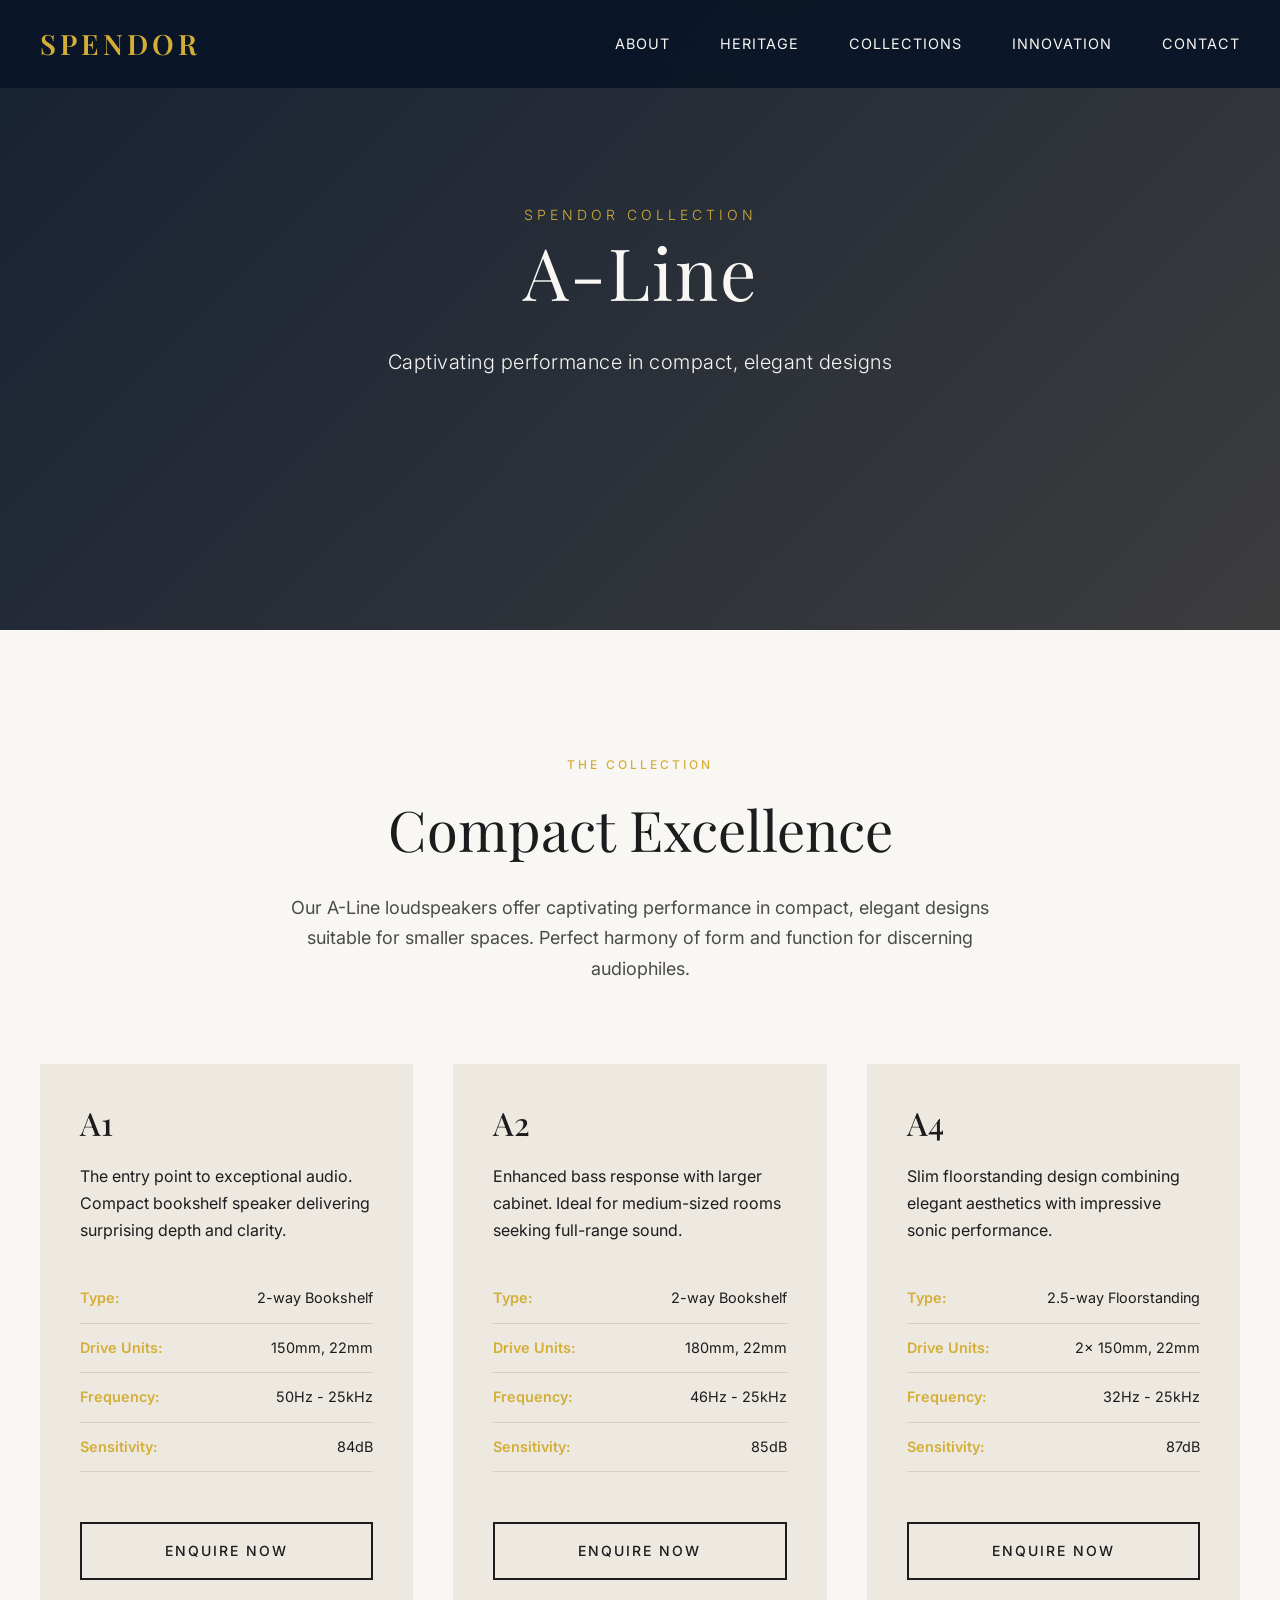
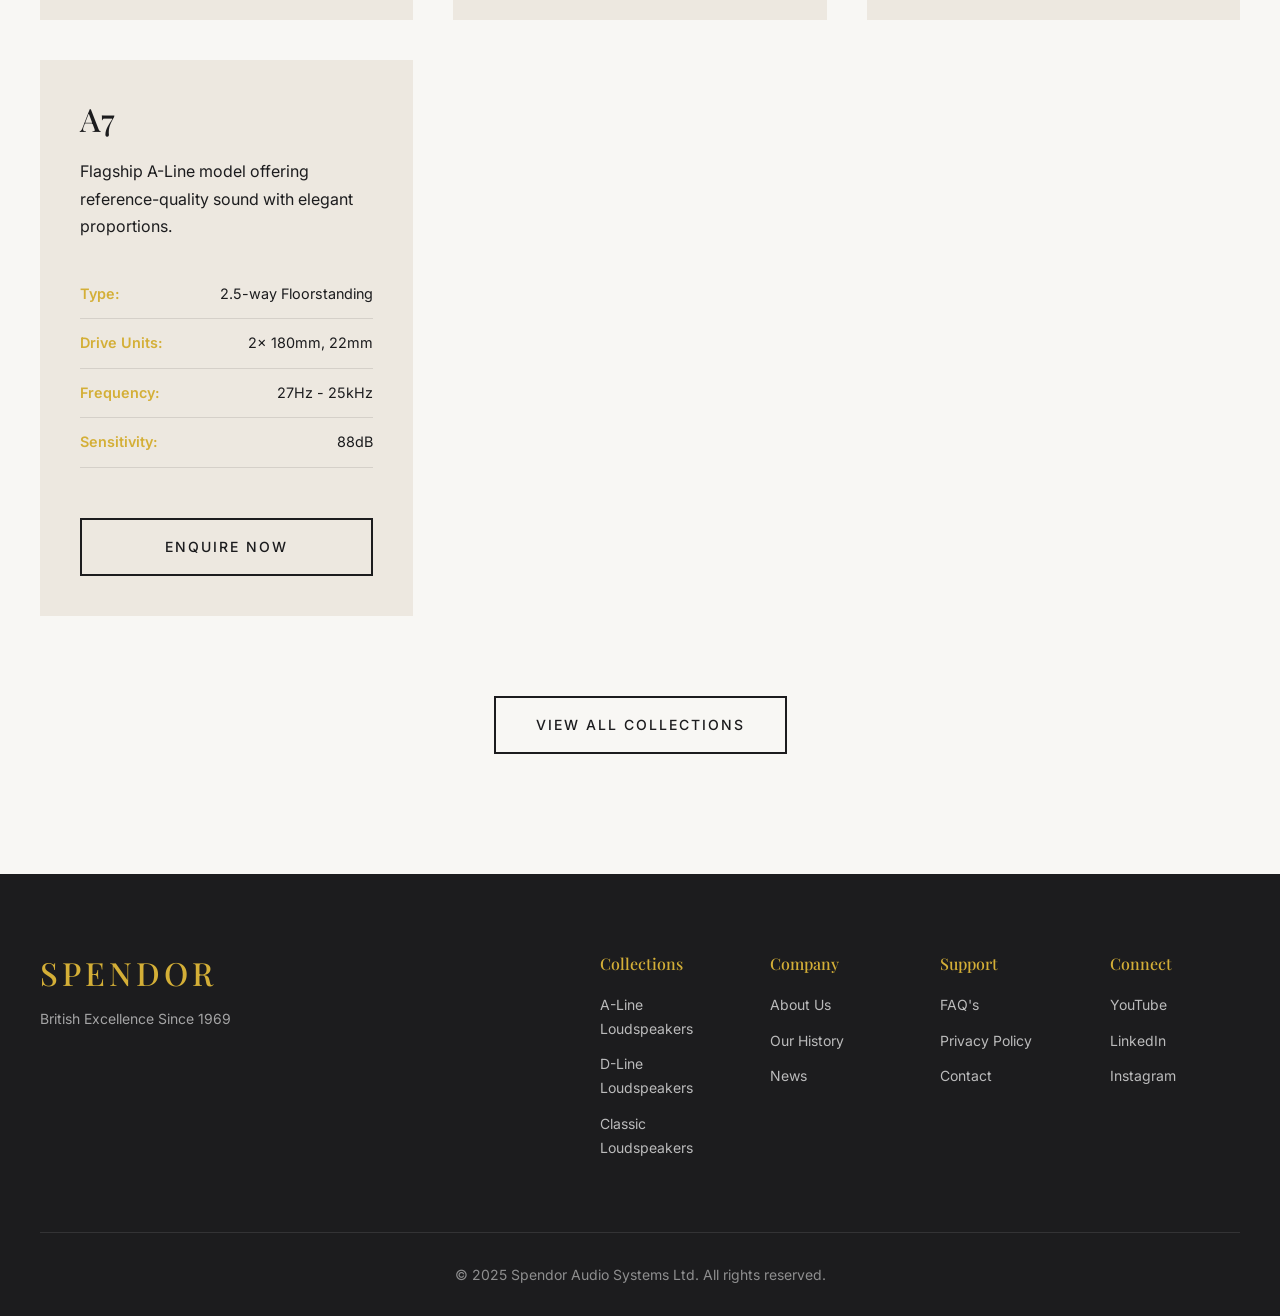
<file: a-line.html>
<!DOCTYPE html>
<html lang="en">
<head>
    <meta charset="UTF-8">
    <meta name="viewport" content="width=device-width, initial-scale=1.0">
    <title>A-Line Collection - Spendor Audio</title>
    <link rel="stylesheet" href="styles.css">
    <link rel="preconnect" href="https://fonts.googleapis.com">
    <link rel="preconnect" href="https://fonts.gstatic.com" crossorigin>
    <link href="https://fonts.googleapis.com/css2?family=Playfair+Display:wght@400;500;600;700;800;900&family=Futura:wght@300;400;500;600&family=Inter:wght@300;400;500;600&display=swap" rel="stylesheet">
    <style>
        .product-hero {
            height: 70vh;
            background: linear-gradient(135deg, rgba(10, 22, 40, 0.95) 0%, rgba(28, 28, 30, 0.85) 100%);
            display: flex;
            align-items: center;
            justify-content: center;
            text-align: center;
            color: var(--off-white);
        }
        
        .product-grid-section {
            display: grid;
            grid-template-columns: repeat(auto-fit, minmax(350px, 1fr));
            gap: 40px;
            margin-top: 60px;
        }
        
        .product-item {
            background: var(--cream);
            padding: 40px;
            transition: var(--transition-fast);
        }
        
        .product-item:hover {
            transform: translateY(-10px);
            box-shadow: 0 20px 40px rgba(0, 0, 0, 0.15);
        }
        
        .product-item h3 {
            font-size: 2rem;
            margin-bottom: 20px;
            color: var(--charcoal);
        }
        
        .product-specs {
            list-style: none;
            margin: 30px 0;
        }
        
        .product-specs li {
            padding: 12px 0;
            border-bottom: 1px solid rgba(0, 0, 0, 0.1);
            display: flex;
            justify-content: space-between;
            font-size: 0.9rem;
        }
        
        .spec-label {
            font-weight: 600;
            color: var(--primary-gold);
        }
    </style>
</head>
<body>
    <!-- Navigation -->
    <nav class="navbar" id="navbar">
        <div class="nav-container">
            <div class="logo">
                <a href="index.html">SPENDOR</a>
            </div>
            <div class="nav-links">
                <a href="index.html#about" class="nav-link">About</a>
                <a href="index.html#history" class="nav-link">Heritage</a>
                <a href="index.html#products" class="nav-link">Collections</a>
                <a href="index.html#innovation" class="nav-link">Innovation</a>
                <a href="index.html#contact" class="nav-link">Contact</a>
            </div>
            <div class="hamburger" id="hamburger">
                <span></span>
                <span></span>
                <span></span>
            </div>
        </div>
    </nav>

    <!-- Product Hero -->
    <section class="product-hero">
        <div class="hero-content">
            <span class="hero-subtitle">Spendor Collection</span>
            <h1 class="hero-main" style="font-size: 4.5rem;">A-Line</h1>
            <p class="hero-description">Captivating performance in compact, elegant designs</p>
        </div>
    </section>

    <!-- Product Details -->
    <section class="section">
        <div class="container">
            <div class="section-header centered">
                <span class="section-label">The Collection</span>
                <h2 class="section-title">Compact Excellence</h2>
                <p class="section-description">Our A-Line loudspeakers offer captivating performance in compact, elegant designs suitable for smaller spaces. Perfect harmony of form and function for discerning audiophiles.</p>
            </div>

            <div class="product-grid-section">
                <!-- A1 -->
                <div class="product-item">
                    <h3>A1</h3>
                    <p>The entry point to exceptional audio. Compact bookshelf speaker delivering surprising depth and clarity.</p>
                    <ul class="product-specs">
                        <li><span class="spec-label">Type:</span> <span>2-way Bookshelf</span></li>
                        <li><span class="spec-label">Drive Units:</span> <span>150mm, 22mm</span></li>
                        <li><span class="spec-label">Frequency:</span> <span>50Hz - 25kHz</span></li>
                        <li><span class="spec-label">Sensitivity:</span> <span>84dB</span></li>
                    </ul>
                    <a href="index.html#contact" class="secondary-button" style="width: 100%; text-align: center; margin-top: 20px;">Enquire Now</a>
                </div>

                <!-- A2 -->
                <div class="product-item">
                    <h3>A2</h3>
                    <p>Enhanced bass response with larger cabinet. Ideal for medium-sized rooms seeking full-range sound.</p>
                    <ul class="product-specs">
                        <li><span class="spec-label">Type:</span> <span>2-way Bookshelf</span></li>
                        <li><span class="spec-label">Drive Units:</span> <span>180mm, 22mm</span></li>
                        <li><span class="spec-label">Frequency:</span> <span>46Hz - 25kHz</span></li>
                        <li><span class="spec-label">Sensitivity:</span> <span>85dB</span></li>
                    </ul>
                    <a href="index.html#contact" class="secondary-button" style="width: 100%; text-align: center; margin-top: 20px;">Enquire Now</a>
                </div>

                <!-- A4 -->
                <div class="product-item">
                    <h3>A4</h3>
                    <p>Slim floorstanding design combining elegant aesthetics with impressive sonic performance.</p>
                    <ul class="product-specs">
                        <li><span class="spec-label">Type:</span> <span>2.5-way Floorstanding</span></li>
                        <li><span class="spec-label">Drive Units:</span> <span>2x 150mm, 22mm</span></li>
                        <li><span class="spec-label">Frequency:</span> <span>32Hz - 25kHz</span></li>
                        <li><span class="spec-label">Sensitivity:</span> <span>87dB</span></li>
                    </ul>
                    <a href="index.html#contact" class="secondary-button" style="width: 100%; text-align: center; margin-top: 20px;">Enquire Now</a>
                </div>

                <!-- A7 -->
                <div class="product-item">
                    <h3>A7</h3>
                    <p>Flagship A-Line model offering reference-quality sound with elegant proportions.</p>
                    <ul class="product-specs">
                        <li><span class="spec-label">Type:</span> <span>2.5-way Floorstanding</span></li>
                        <li><span class="spec-label">Drive Units:</span> <span>2x 180mm, 22mm</span></li>
                        <li><span class="spec-label">Frequency:</span> <span>27Hz - 25kHz</span></li>
                        <li><span class="spec-label">Sensitivity:</span> <span>88dB</span></li>
                    </ul>
                    <a href="index.html#contact" class="secondary-button" style="width: 100%; text-align: center; margin-top: 20px;">Enquire Now</a>
                </div>
            </div>

            <div class="cta-section" style="margin-top: 80px;">
                <a href="index.html#products" class="secondary-button">View All Collections</a>
            </div>
        </div>
    </section>

    <!-- Footer -->
    <footer class="footer">
        <div class="container">
            <div class="footer-content">
                <div class="footer-brand">
                    <h3>SPENDOR</h3>
                    <p>British Excellence Since 1969</p>
                </div>
                <div class="footer-links">
                    <div class="footer-column">
                        <h4>Collections</h4>
                        <a href="a-line.html">A-Line Loudspeakers</a>
                        <a href="d-line.html">D-Line Loudspeakers</a>
                        <a href="classic.html">Classic Loudspeakers</a>
                    </div>
                    <div class="footer-column">
                        <h4>Company</h4>
                        <a href="index.html#about">About Us</a>
                        <a href="index.html#history">Our History</a>
                        <a href="#">News</a>
                    </div>
                    <div class="footer-column">
                        <h4>Support</h4>
                        <a href="faq.html">FAQ's</a>
                        <a href="#">Privacy Policy</a>
                        <a href="index.html#contact">Contact</a>
                    </div>
                    <div class="footer-column">
                        <h4>Connect</h4>
                        <a href="https://www.youtube.com/@spendor9405" target="_blank">YouTube</a>
                        <a href="https://www.linkedin.com/company/spendor/" target="_blank">LinkedIn</a>
                        <a href="https://www.instagram.com/spendoraudio/" target="_blank">Instagram</a>
                    </div>
                </div>
            </div>
            <div class="footer-bottom">
                <p>&copy; 2025 Spendor Audio Systems Ltd. All rights reserved.</p>
            </div>
        </div>
    </footer>

    <script src="script.js"></script>
</body>
</html>
</file>
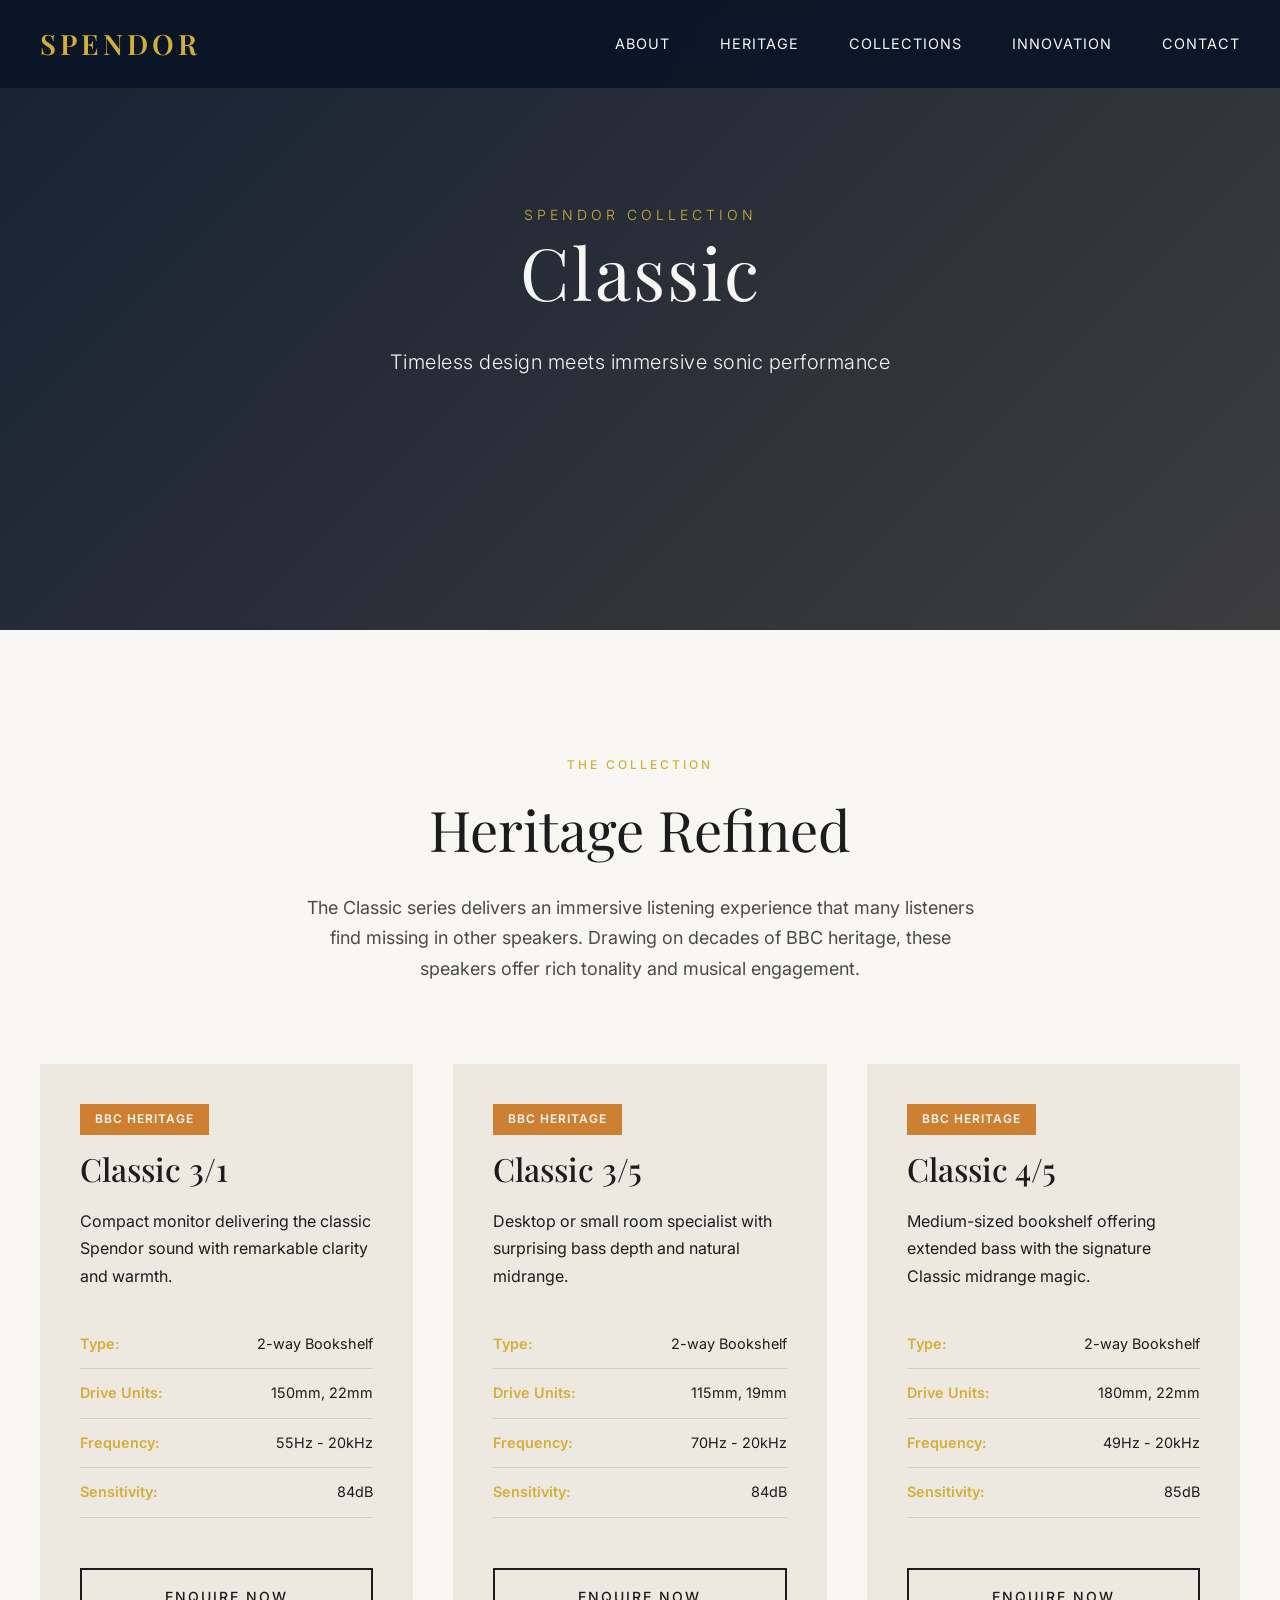
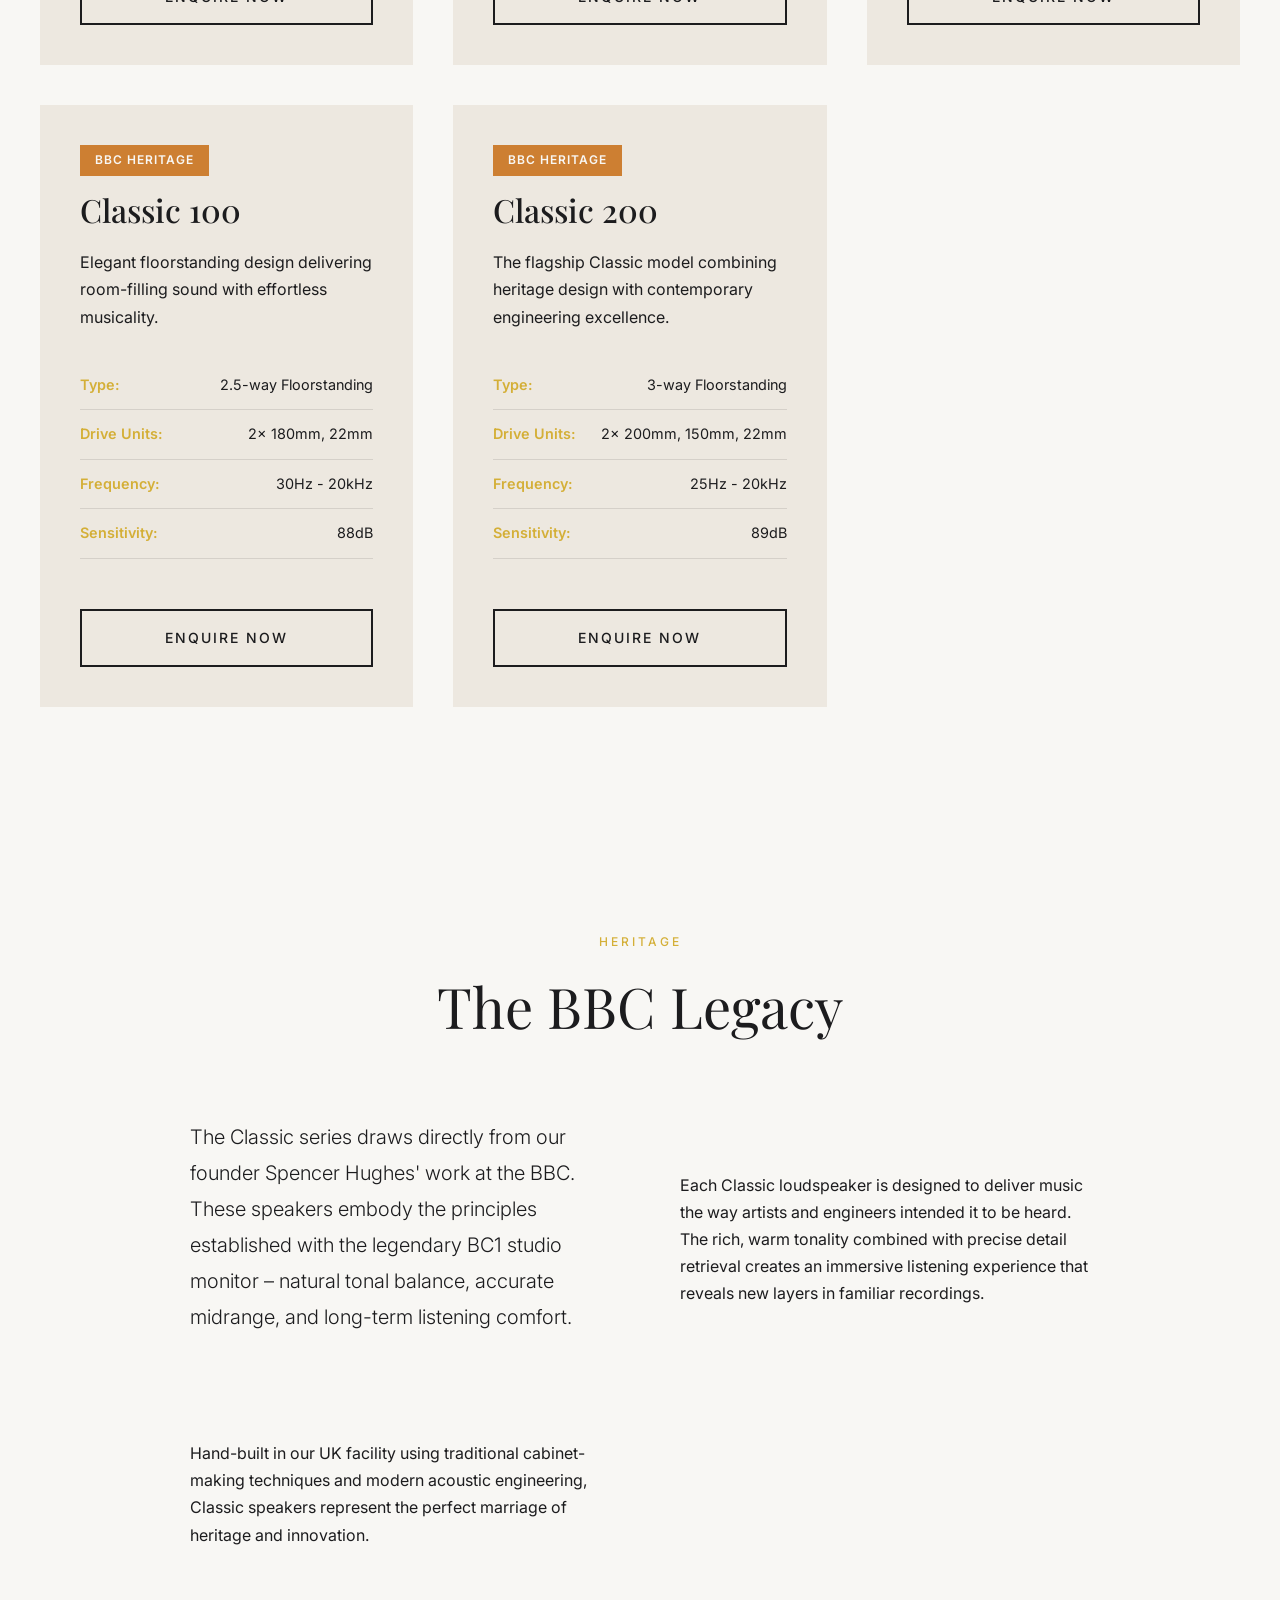
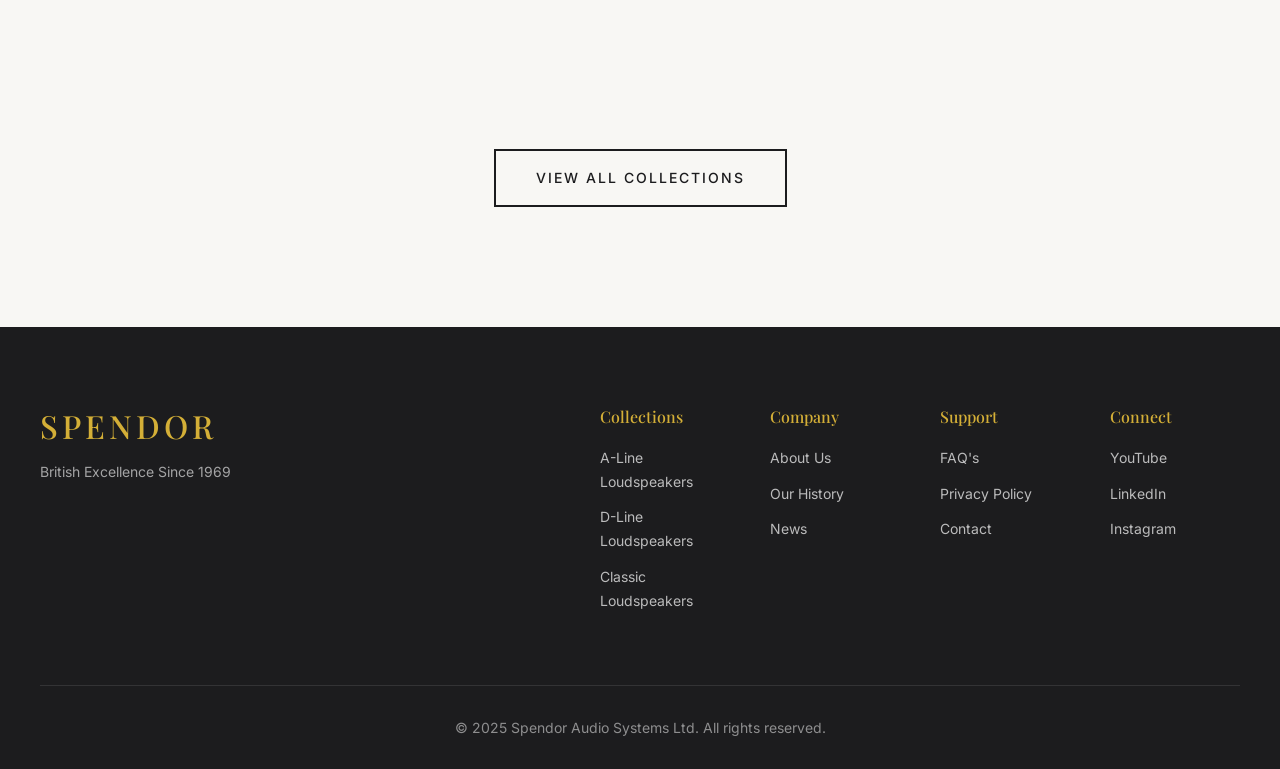
<file: classic.html>
<!DOCTYPE html>
<html lang="en">
<head>
    <meta charset="UTF-8">
    <meta name="viewport" content="width=device-width, initial-scale=1.0">
    <title>Classic Collection - Spendor Audio</title>
    <link rel="stylesheet" href="styles.css">
    <link rel="preconnect" href="https://fonts.googleapis.com">
    <link rel="preconnect" href="https://fonts.gstatic.com" crossorigin>
    <link href="https://fonts.googleapis.com/css2?family=Playfair+Display:wght@400;500;600;700;800;900&family=Futura:wght@300;400;500;600&family=Inter:wght@300;400;500;600&display=swap" rel="stylesheet">
    <style>
        .product-hero {
            height: 70vh;
            background: linear-gradient(135deg, rgba(10, 22, 40, 0.95) 0%, rgba(28, 28, 30, 0.85) 100%);
            display: flex;
            align-items: center;
            justify-content: center;
            text-align: center;
            color: var(--off-white);
        }
        
        .product-grid-section {
            display: grid;
            grid-template-columns: repeat(auto-fit, minmax(350px, 1fr));
            gap: 40px;
            margin-top: 60px;
        }
        
        .product-item {
            background: var(--cream);
            padding: 40px;
            transition: var(--transition-fast);
        }
        
        .product-item:hover {
            transform: translateY(-10px);
            box-shadow: 0 20px 40px rgba(0, 0, 0, 0.15);
        }
        
        .product-item h3 {
            font-size: 2rem;
            margin-bottom: 20px;
            color: var(--charcoal);
        }
        
        .product-specs {
            list-style: none;
            margin: 30px 0;
        }
        
        .product-specs li {
            padding: 12px 0;
            border-bottom: 1px solid rgba(0, 0, 0, 0.1);
            display: flex;
            justify-content: space-between;
            font-size: 0.9rem;
        }
        
        .spec-label {
            font-weight: 600;
            color: var(--primary-gold);
        }
        
        .heritage-badge {
            display: inline-block;
            background: var(--bronze);
            color: var(--off-white);
            padding: 5px 15px;
            font-size: 0.75rem;
            font-weight: 600;
            letter-spacing: 1px;
            text-transform: uppercase;
            margin-bottom: 15px;
        }
    </style>
</head>
<body>
    <!-- Navigation -->
    <nav class="navbar" id="navbar">
        <div class="nav-container">
            <div class="logo">
                <a href="index.html">SPENDOR</a>
            </div>
            <div class="nav-links">
                <a href="index.html#about" class="nav-link">About</a>
                <a href="index.html#history" class="nav-link">Heritage</a>
                <a href="index.html#products" class="nav-link">Collections</a>
                <a href="index.html#innovation" class="nav-link">Innovation</a>
                <a href="index.html#contact" class="nav-link">Contact</a>
            </div>
            <div class="hamburger" id="hamburger">
                <span></span>
                <span></span>
                <span></span>
            </div>
        </div>
    </nav>

    <!-- Product Hero -->
    <section class="product-hero">
        <div class="hero-content">
            <span class="hero-subtitle">Spendor Collection</span>
            <h1 class="hero-main" style="font-size: 4.5rem;">Classic</h1>
            <p class="hero-description">Timeless design meets immersive sonic performance</p>
        </div>
    </section>

    <!-- Product Details -->
    <section class="section">
        <div class="container">
            <div class="section-header centered">
                <span class="section-label">The Collection</span>
                <h2 class="section-title">Heritage Refined</h2>
                <p class="section-description">The Classic series delivers an immersive listening experience that many listeners find missing in other speakers. Drawing on decades of BBC heritage, these speakers offer rich tonality and musical engagement.</p>
            </div>

            <div class="product-grid-section">
                <!-- Classic 3/1 -->
                <div class="product-item">
                    <span class="heritage-badge">BBC Heritage</span>
                    <h3>Classic 3/1</h3>
                    <p>Compact monitor delivering the classic Spendor sound with remarkable clarity and warmth.</p>
                    <ul class="product-specs">
                        <li><span class="spec-label">Type:</span> <span>2-way Bookshelf</span></li>
                        <li><span class="spec-label">Drive Units:</span> <span>150mm, 22mm</span></li>
                        <li><span class="spec-label">Frequency:</span> <span>55Hz - 20kHz</span></li>
                        <li><span class="spec-label">Sensitivity:</span> <span>84dB</span></li>
                    </ul>
                    <a href="index.html#contact" class="secondary-button" style="width: 100%; text-align: center; margin-top: 20px;">Enquire Now</a>
                </div>

                <!-- Classic 3/5 -->
                <div class="product-item">
                    <span class="heritage-badge">BBC Heritage</span>
                    <h3>Classic 3/5</h3>
                    <p>Desktop or small room specialist with surprising bass depth and natural midrange.</p>
                    <ul class="product-specs">
                        <li><span class="spec-label">Type:</span> <span>2-way Bookshelf</span></li>
                        <li><span class="spec-label">Drive Units:</span> <span>115mm, 19mm</span></li>
                        <li><span class="spec-label">Frequency:</span> <span>70Hz - 20kHz</span></li>
                        <li><span class="spec-label">Sensitivity:</span> <span>84dB</span></li>
                    </ul>
                    <a href="index.html#contact" class="secondary-button" style="width: 100%; text-align: center; margin-top: 20px;">Enquire Now</a>
                </div>

                <!-- Classic 4/5 -->
                <div class="product-item">
                    <span class="heritage-badge">BBC Heritage</span>
                    <h3>Classic 4/5</h3>
                    <p>Medium-sized bookshelf offering extended bass with the signature Classic midrange magic.</p>
                    <ul class="product-specs">
                        <li><span class="spec-label">Type:</span> <span>2-way Bookshelf</span></li>
                        <li><span class="spec-label">Drive Units:</span> <span>180mm, 22mm</span></li>
                        <li><span class="spec-label">Frequency:</span> <span>49Hz - 20kHz</span></li>
                        <li><span class="spec-label">Sensitivity:</span> <span>85dB</span></li>
                    </ul>
                    <a href="index.html#contact" class="secondary-button" style="width: 100%; text-align: center; margin-top: 20px;">Enquire Now</a>
                </div>

                <!-- Classic 100 -->
                <div class="product-item">
                    <span class="heritage-badge">BBC Heritage</span>
                    <h3>Classic 100</h3>
                    <p>Elegant floorstanding design delivering room-filling sound with effortless musicality.</p>
                    <ul class="product-specs">
                        <li><span class="spec-label">Type:</span> <span>2.5-way Floorstanding</span></li>
                        <li><span class="spec-label">Drive Units:</span> <span>2x 180mm, 22mm</span></li>
                        <li><span class="spec-label">Frequency:</span> <span>30Hz - 20kHz</span></li>
                        <li><span class="spec-label">Sensitivity:</span> <span>88dB</span></li>
                    </ul>
                    <a href="index.html#contact" class="secondary-button" style="width: 100%; text-align: center; margin-top: 20px;">Enquire Now</a>
                </div>

                <!-- Classic 200 -->
                <div class="product-item">
                    <span class="heritage-badge">BBC Heritage</span>
                    <h3>Classic 200</h3>
                    <p>The flagship Classic model combining heritage design with contemporary engineering excellence.</p>
                    <ul class="product-specs">
                        <li><span class="spec-label">Type:</span> <span>3-way Floorstanding</span></li>
                        <li><span class="spec-label">Drive Units:</span> <span>2x 200mm, 150mm, 22mm</span></li>
                        <li><span class="spec-label">Frequency:</span> <span>25Hz - 20kHz</span></li>
                        <li><span class="spec-label">Sensitivity:</span> <span>89dB</span></li>
                    </ul>
                    <a href="index.html#contact" class="secondary-button" style="width: 100%; text-align: center; margin-top: 20px;">Enquire Now</a>
                </div>
            </div>

            <!-- BBC Heritage Section -->
            <div class="section" style="margin-top: 100px;">
                <div class="section-header centered">
                    <span class="section-label">Heritage</span>
                    <h2 class="section-title">The BBC Legacy</h2>
                </div>
                <div class="about-content" style="max-width: 900px; margin: 0 auto;">
                    <p class="lead-text">The Classic series draws directly from our founder Spencer Hughes' work at the BBC. These speakers embody the principles established with the legendary BC1 studio monitor – natural tonal balance, accurate midrange, and long-term listening comfort.</p>
                    <p>Each Classic loudspeaker is designed to deliver music the way artists and engineers intended it to be heard. The rich, warm tonality combined with precise detail retrieval creates an immersive listening experience that reveals new layers in familiar recordings.</p>
                    <p>Hand-built in our UK facility using traditional cabinet-making techniques and modern acoustic engineering, Classic speakers represent the perfect marriage of heritage and innovation.</p>
                </div>
            </div>

            <div class="cta-section" style="margin-top: 80px;">
                <a href="index.html#products" class="secondary-button">View All Collections</a>
            </div>
        </div>
    </section>

    <!-- Footer -->
    <footer class="footer">
        <div class="container">
            <div class="footer-content">
                <div class="footer-brand">
                    <h3>SPENDOR</h3>
                    <p>British Excellence Since 1969</p>
                </div>
                <div class="footer-links">
                    <div class="footer-column">
                        <h4>Collections</h4>
                        <a href="a-line.html">A-Line Loudspeakers</a>
                        <a href="d-line.html">D-Line Loudspeakers</a>
                        <a href="classic.html">Classic Loudspeakers</a>
                    </div>
                    <div class="footer-column">
                        <h4>Company</h4>
                        <a href="index.html#about">About Us</a>
                        <a href="index.html#history">Our History</a>
                        <a href="#">News</a>
                    </div>
                    <div class="footer-column">
                        <h4>Support</h4>
                        <a href="faq.html">FAQ's</a>
                        <a href="#">Privacy Policy</a>
                        <a href="index.html#contact">Contact</a>
                    </div>
                    <div class="footer-column">
                        <h4>Connect</h4>
                        <a href="https://www.youtube.com/@spendor9405" target="_blank">YouTube</a>
                        <a href="https://www.linkedin.com/company/spendor/" target="_blank">LinkedIn</a>
                        <a href="https://www.instagram.com/spendoraudio/" target="_blank">Instagram</a>
                    </div>
                </div>
            </div>
            <div class="footer-bottom">
                <p>&copy; 2025 Spendor Audio Systems Ltd. All rights reserved.</p>
            </div>
        </div>
    </footer>

    <script src="script.js"></script>
</body>
</html>
</file>
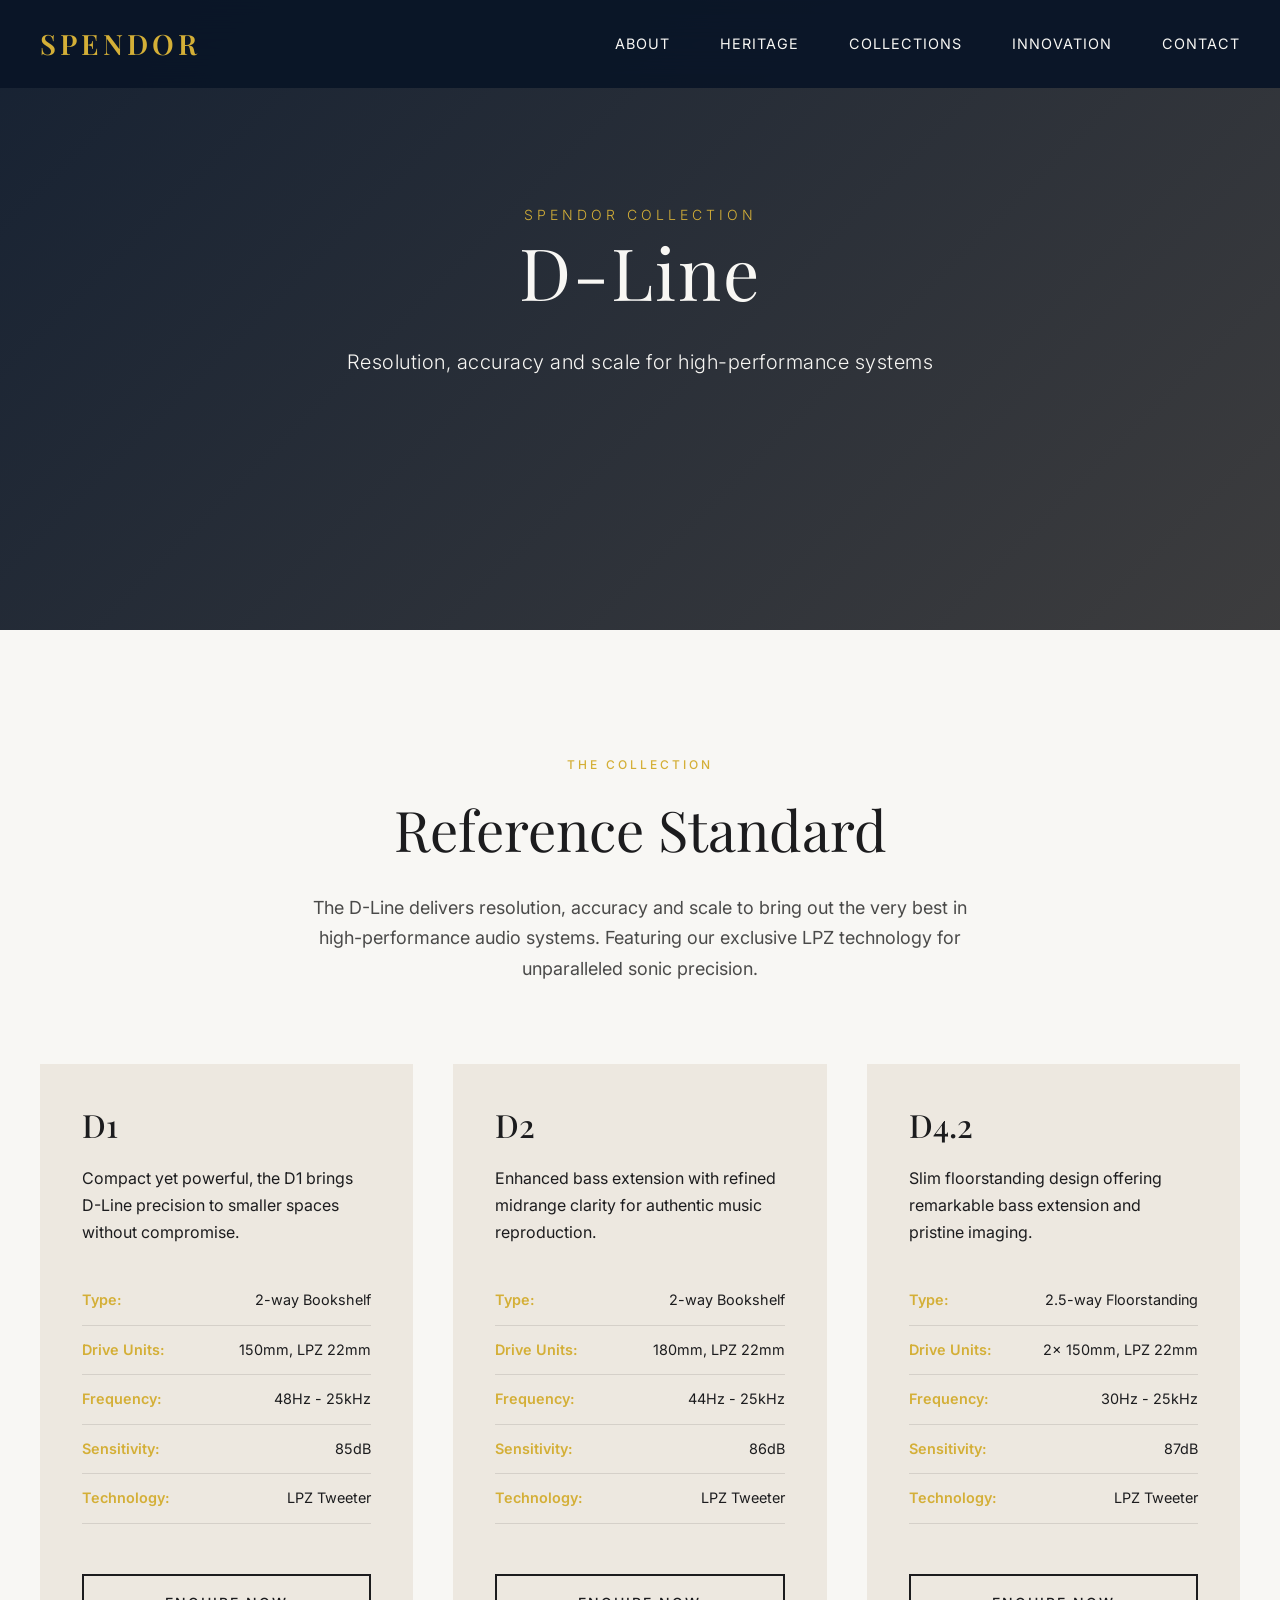
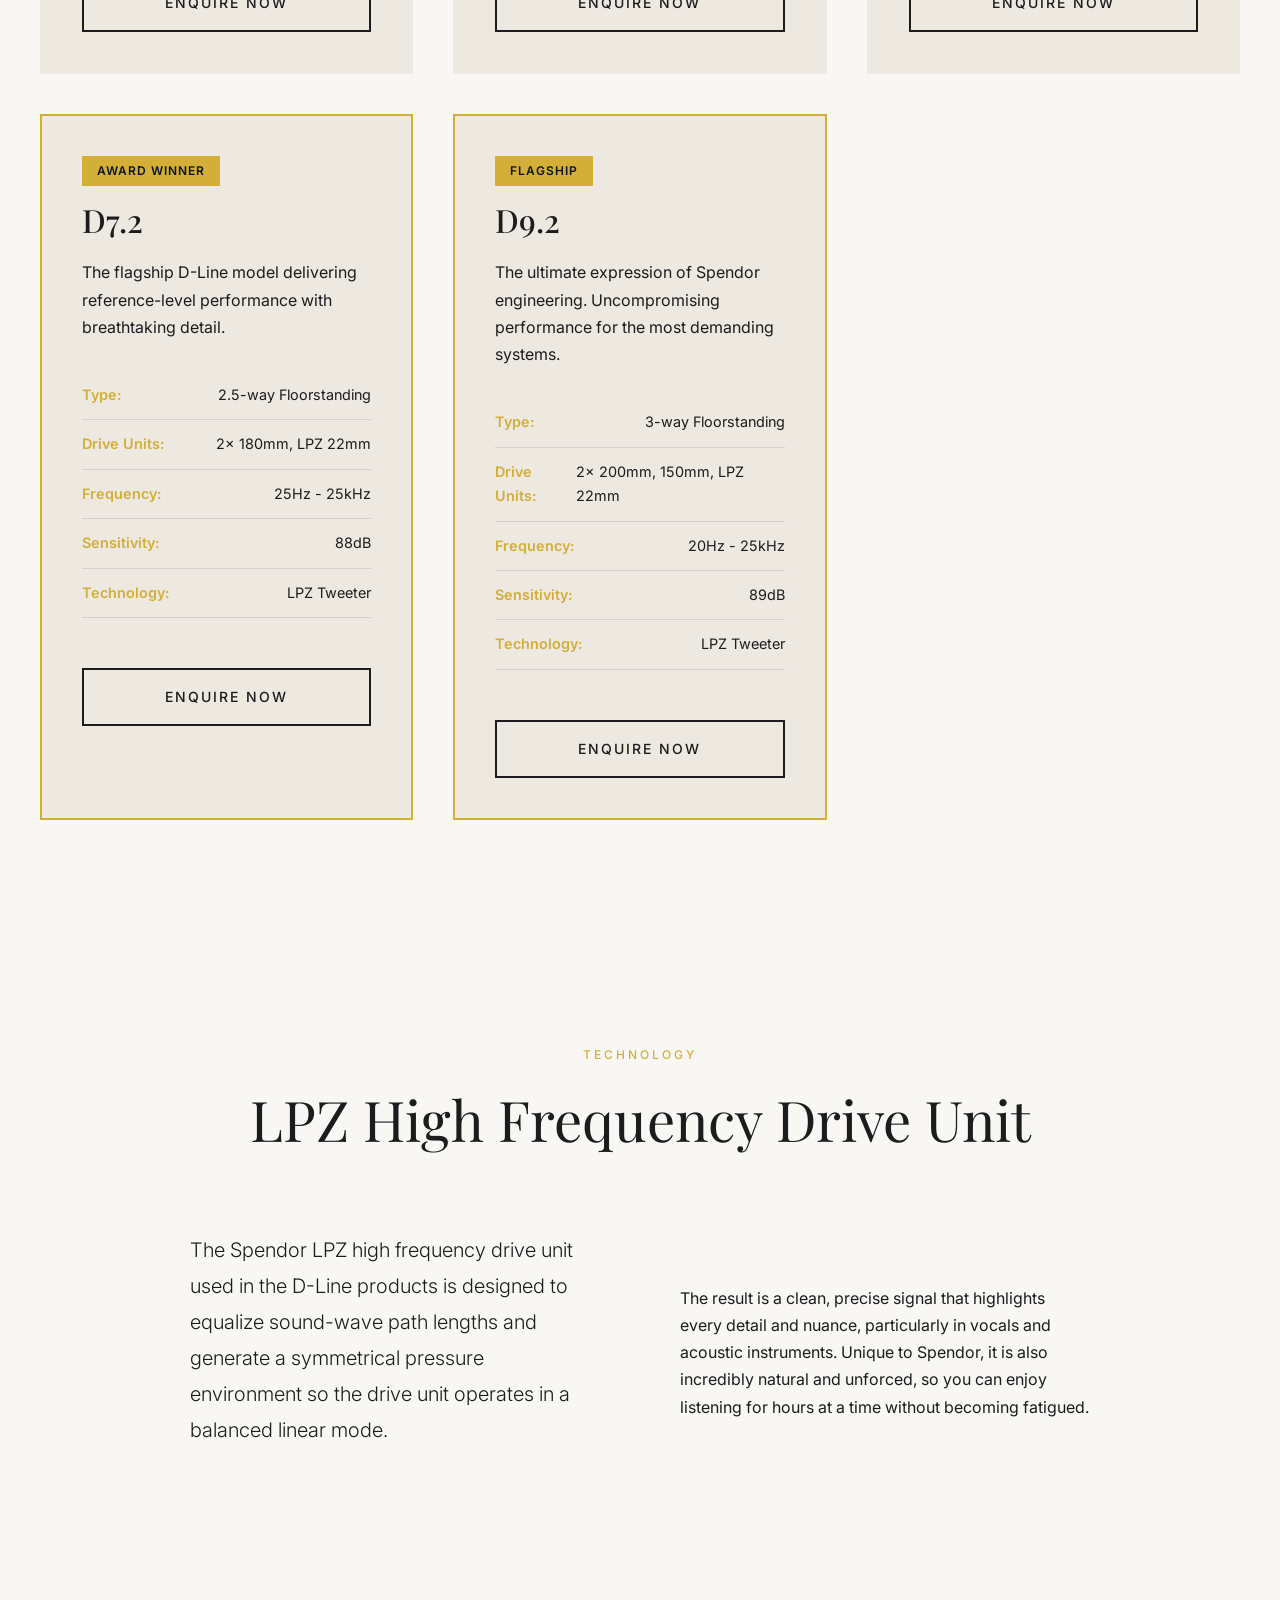
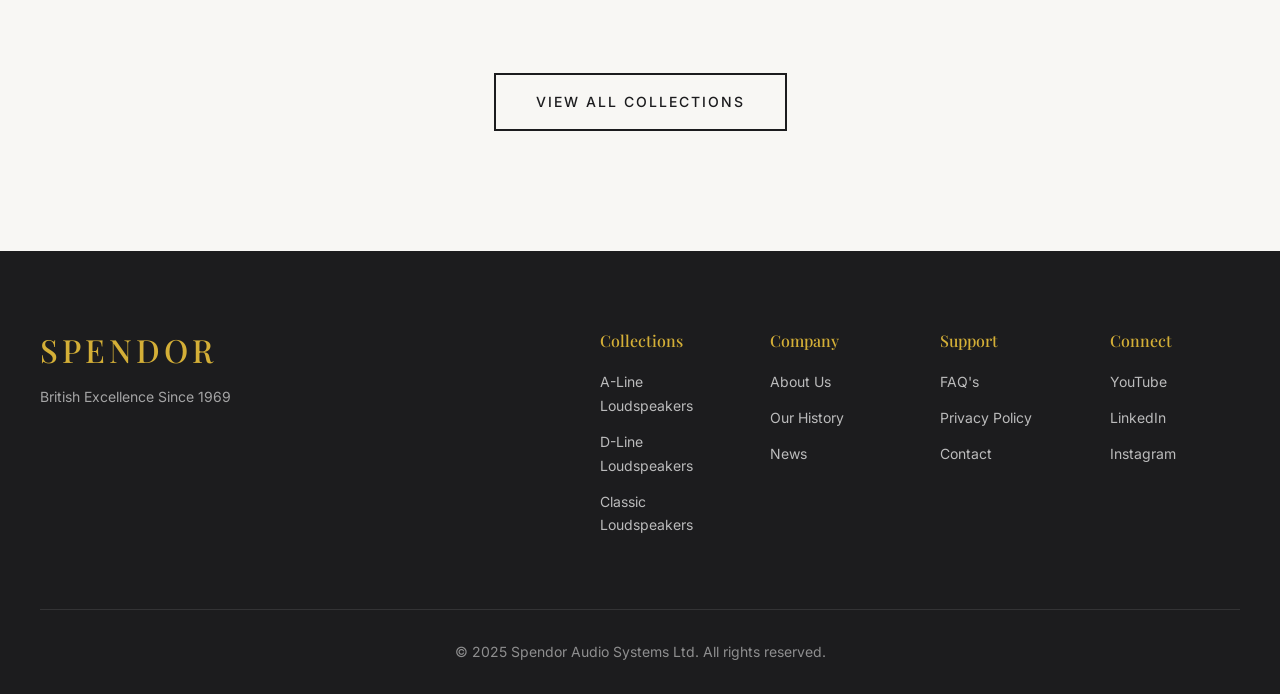
<file: d-line.html>
<!DOCTYPE html>
<html lang="en">
<head>
    <meta charset="UTF-8">
    <meta name="viewport" content="width=device-width, initial-scale=1.0">
    <title>D-Line Collection - Spendor Audio</title>
    <link rel="stylesheet" href="styles.css">
    <link rel="preconnect" href="https://fonts.googleapis.com">
    <link rel="preconnect" href="https://fonts.gstatic.com" crossorigin>
    <link href="https://fonts.googleapis.com/css2?family=Playfair+Display:wght@400;500;600;700;800;900&family=Futura:wght@300;400;500;600&family=Inter:wght@300;400;500;600&display=swap" rel="stylesheet">
    <style>
        .product-hero {
            height: 70vh;
            background: linear-gradient(135deg, rgba(10, 22, 40, 0.95) 0%, rgba(28, 28, 30, 0.85) 100%);
            display: flex;
            align-items: center;
            justify-content: center;
            text-align: center;
            color: var(--off-white);
        }
        
        .product-grid-section {
            display: grid;
            grid-template-columns: repeat(auto-fit, minmax(350px, 1fr));
            gap: 40px;
            margin-top: 60px;
        }
        
        .product-item {
            background: var(--cream);
            padding: 40px;
            transition: var(--transition-fast);
            border: 2px solid transparent;
        }
        
        .product-item.featured {
            border-color: var(--primary-gold);
        }
        
        .product-item:hover {
            transform: translateY(-10px);
            box-shadow: 0 20px 40px rgba(0, 0, 0, 0.15);
        }
        
        .product-item h3 {
            font-size: 2rem;
            margin-bottom: 20px;
            color: var(--charcoal);
        }
        
        .product-specs {
            list-style: none;
            margin: 30px 0;
        }
        
        .product-specs li {
            padding: 12px 0;
            border-bottom: 1px solid rgba(0, 0, 0, 0.1);
            display: flex;
            justify-content: space-between;
            font-size: 0.9rem;
        }
        
        .spec-label {
            font-weight: 600;
            color: var(--primary-gold);
        }
        
        .featured-badge {
            display: inline-block;
            background: var(--primary-gold);
            color: var(--deep-navy);
            padding: 5px 15px;
            font-size: 0.75rem;
            font-weight: 600;
            letter-spacing: 1px;
            text-transform: uppercase;
            margin-bottom: 15px;
        }
    </style>
</head>
<body>
    <!-- Navigation -->
    <nav class="navbar" id="navbar">
        <div class="nav-container">
            <div class="logo">
                <a href="index.html">SPENDOR</a>
            </div>
            <div class="nav-links">
                <a href="index.html#about" class="nav-link">About</a>
                <a href="index.html#history" class="nav-link">Heritage</a>
                <a href="index.html#products" class="nav-link">Collections</a>
                <a href="index.html#innovation" class="nav-link">Innovation</a>
                <a href="index.html#contact" class="nav-link">Contact</a>
            </div>
            <div class="hamburger" id="hamburger">
                <span></span>
                <span></span>
                <span></span>
            </div>
        </div>
    </nav>

    <!-- Product Hero -->
    <section class="product-hero">
        <div class="hero-content">
            <span class="hero-subtitle">Spendor Collection</span>
            <h1 class="hero-main" style="font-size: 4.5rem;">D-Line</h1>
            <p class="hero-description">Resolution, accuracy and scale for high-performance systems</p>
        </div>
    </section>

    <!-- Product Details -->
    <section class="section">
        <div class="container">
            <div class="section-header centered">
                <span class="section-label">The Collection</span>
                <h2 class="section-title">Reference Standard</h2>
                <p class="section-description">The D-Line delivers resolution, accuracy and scale to bring out the very best in high-performance audio systems. Featuring our exclusive LPZ technology for unparalleled sonic precision.</p>
            </div>

            <div class="product-grid-section">
                <!-- D1 -->
                <div class="product-item">
                    <h3>D1</h3>
                    <p>Compact yet powerful, the D1 brings D-Line precision to smaller spaces without compromise.</p>
                    <ul class="product-specs">
                        <li><span class="spec-label">Type:</span> <span>2-way Bookshelf</span></li>
                        <li><span class="spec-label">Drive Units:</span> <span>150mm, LPZ 22mm</span></li>
                        <li><span class="spec-label">Frequency:</span> <span>48Hz - 25kHz</span></li>
                        <li><span class="spec-label">Sensitivity:</span> <span>85dB</span></li>
                        <li><span class="spec-label">Technology:</span> <span>LPZ Tweeter</span></li>
                    </ul>
                    <a href="index.html#contact" class="secondary-button" style="width: 100%; text-align: center; margin-top: 20px;">Enquire Now</a>
                </div>

                <!-- D2 -->
                <div class="product-item">
                    <h3>D2</h3>
                    <p>Enhanced bass extension with refined midrange clarity for authentic music reproduction.</p>
                    <ul class="product-specs">
                        <li><span class="spec-label">Type:</span> <span>2-way Bookshelf</span></li>
                        <li><span class="spec-label">Drive Units:</span> <span>180mm, LPZ 22mm</span></li>
                        <li><span class="spec-label">Frequency:</span> <span>44Hz - 25kHz</span></li>
                        <li><span class="spec-label">Sensitivity:</span> <span>86dB</span></li>
                        <li><span class="spec-label">Technology:</span> <span>LPZ Tweeter</span></li>
                    </ul>
                    <a href="index.html#contact" class="secondary-button" style="width: 100%; text-align: center; margin-top: 20px;">Enquire Now</a>
                </div>

                <!-- D4.2 -->
                <div class="product-item">
                    <h3>D4.2</h3>
                    <p>Slim floorstanding design offering remarkable bass extension and pristine imaging.</p>
                    <ul class="product-specs">
                        <li><span class="spec-label">Type:</span> <span>2.5-way Floorstanding</span></li>
                        <li><span class="spec-label">Drive Units:</span> <span>2x 150mm, LPZ 22mm</span></li>
                        <li><span class="spec-label">Frequency:</span> <span>30Hz - 25kHz</span></li>
                        <li><span class="spec-label">Sensitivity:</span> <span>87dB</span></li>
                        <li><span class="spec-label">Technology:</span> <span>LPZ Tweeter</span></li>
                    </ul>
                    <a href="index.html#contact" class="secondary-button" style="width: 100%; text-align: center; margin-top: 20px;">Enquire Now</a>
                </div>

                <!-- D7.2 -->
                <div class="product-item featured">
                    <span class="featured-badge">Award Winner</span>
                    <h3>D7.2</h3>
                    <p>The flagship D-Line model delivering reference-level performance with breathtaking detail.</p>
                    <ul class="product-specs">
                        <li><span class="spec-label">Type:</span> <span>2.5-way Floorstanding</span></li>
                        <li><span class="spec-label">Drive Units:</span> <span>2x 180mm, LPZ 22mm</span></li>
                        <li><span class="spec-label">Frequency:</span> <span>25Hz - 25kHz</span></li>
                        <li><span class="spec-label">Sensitivity:</span> <span>88dB</span></li>
                        <li><span class="spec-label">Technology:</span> <span>LPZ Tweeter</span></li>
                    </ul>
                    <a href="index.html#contact" class="secondary-button" style="width: 100%; text-align: center; margin-top: 20px;">Enquire Now</a>
                </div>

                <!-- D9.2 -->
                <div class="product-item featured">
                    <span class="featured-badge">Flagship</span>
                    <h3>D9.2</h3>
                    <p>The ultimate expression of Spendor engineering. Uncompromising performance for the most demanding systems.</p>
                    <ul class="product-specs">
                        <li><span class="spec-label">Type:</span> <span>3-way Floorstanding</span></li>
                        <li><span class="spec-label">Drive Units:</span> <span>2x 200mm, 150mm, LPZ 22mm</span></li>
                        <li><span class="spec-label">Frequency:</span> <span>20Hz - 25kHz</span></li>
                        <li><span class="spec-label">Sensitivity:</span> <span>89dB</span></li>
                        <li><span class="spec-label">Technology:</span> <span>LPZ Tweeter</span></li>
                    </ul>
                    <a href="index.html#contact" class="secondary-button" style="width: 100%; text-align: center; margin-top: 20px;">Enquire Now</a>
                </div>
            </div>

            <!-- LPZ Technology Section -->
            <div class="section" style="margin-top: 100px;">
                <div class="section-header centered">
                    <span class="section-label">Technology</span>
                    <h2 class="section-title">LPZ High Frequency Drive Unit</h2>
                </div>
                <div class="about-content" style="max-width: 900px; margin: 0 auto;">
                    <p class="lead-text">The Spendor LPZ high frequency drive unit used in the D-Line products is designed to equalize sound-wave path lengths and generate a symmetrical pressure environment so the drive unit operates in a balanced linear mode.</p>
                    <p>The result is a clean, precise signal that highlights every detail and nuance, particularly in vocals and acoustic instruments. Unique to Spendor, it is also incredibly natural and unforced, so you can enjoy listening for hours at a time without becoming fatigued.</p>
                </div>
            </div>

            <div class="cta-section" style="margin-top: 80px;">
                <a href="index.html#products" class="secondary-button">View All Collections</a>
            </div>
        </div>
    </section>

    <!-- Footer -->
    <footer class="footer">
        <div class="container">
            <div class="footer-content">
                <div class="footer-brand">
                    <h3>SPENDOR</h3>
                    <p>British Excellence Since 1969</p>
                </div>
                <div class="footer-links">
                    <div class="footer-column">
                        <h4>Collections</h4>
                        <a href="a-line.html">A-Line Loudspeakers</a>
                        <a href="d-line.html">D-Line Loudspeakers</a>
                        <a href="classic.html">Classic Loudspeakers</a>
                    </div>
                    <div class="footer-column">
                        <h4>Company</h4>
                        <a href="index.html#about">About Us</a>
                        <a href="index.html#history">Our History</a>
                        <a href="#">News</a>
                    </div>
                    <div class="footer-column">
                        <h4>Support</h4>
                        <a href="faq.html">FAQ's</a>
                        <a href="#">Privacy Policy</a>
                        <a href="index.html#contact">Contact</a>
                    </div>
                    <div class="footer-column">
                        <h4>Connect</h4>
                        <a href="https://www.youtube.com/@spendor9405" target="_blank">YouTube</a>
                        <a href="https://www.linkedin.com/company/spendor/" target="_blank">LinkedIn</a>
                        <a href="https://www.instagram.com/spendoraudio/" target="_blank">Instagram</a>
                    </div>
                </div>
            </div>
            <div class="footer-bottom">
                <p>&copy; 2025 Spendor Audio Systems Ltd. All rights reserved.</p>
            </div>
        </div>
    </footer>

    <script src="script.js"></script>
</body>
</html>
</file>
<file: styles.css>
/* ========================
   CSS Reset & Base Styles
   ======================== */

* {
    margin: 0;
    padding: 0;
    box-sizing: border-box;
}

:root {
    /* Luxury Color Palette */
    --primary-gold: #D4AF37;
    --deep-navy: #0A1628;
    --charcoal: #1C1C1E;
    --off-white: #F8F7F4;
    --cream: #EDE8E0;
    --silver: #C0C0C0;
    --bronze: #CD7F32;
    
    /* Typography */
    --font-serif: 'Playfair Display', serif;
    --font-sans: 'Inter', sans-serif;
    
    /* Spacing */
    --section-padding: 120px;
    --container-width: 1400px;
    
    /* Transitions */
    --transition-smooth: all 0.6s cubic-bezier(0.4, 0, 0.2, 1);
    --transition-fast: all 0.3s ease;
}

html {
    scroll-behavior: smooth;
    font-size: 16px;
}

body {
    font-family: var(--font-sans);
    color: var(--charcoal);
    background-color: var(--off-white);
    line-height: 1.7;
    overflow-x: hidden;
}

/* ========================
   Typography
   ======================== */

h1, h2, h3, h4, h5, h6 {
    font-family: var(--font-serif);
    font-weight: 500;
    line-height: 1.2;
}

.section-label {
    display: inline-block;
    font-family: var(--font-sans);
    font-size: 0.75rem;
    font-weight: 500;
    letter-spacing: 3px;
    text-transform: uppercase;
    color: var(--primary-gold);
    margin-bottom: 20px;
}

.section-title {
    font-size: 3.5rem;
    font-weight: 400;
    margin-bottom: 30px;
    color: inherit;
}

.section-description {
    font-size: 1.125rem;
    max-width: 700px;
    margin: 0 auto;
    color: rgba(0, 0, 0, 0.7);
}

.lead-text {
    font-size: 1.25rem;
    line-height: 1.8;
    margin-bottom: 25px;
    font-weight: 300;
}

/* ========================
   Navigation
   ======================== */

.navbar {
    position: fixed;
    top: 0;
    left: 0;
    right: 0;
    z-index: 1000;
    background: rgba(10, 22, 40, 0.95);
    backdrop-filter: blur(20px);
    padding: 20px 0;
    transition: var(--transition-fast);
}

.navbar.scrolled {
    padding: 15px 0;
    box-shadow: 0 4px 30px rgba(0, 0, 0, 0.1);
}

.nav-container {
    max-width: var(--container-width);
    margin: 0 auto;
    padding: 0 40px;
    display: flex;
    justify-content: space-between;
    align-items: center;
}

.logo a {
    font-family: var(--font-serif);
    font-size: 1.75rem;
    font-weight: 600;
    color: var(--primary-gold);
    text-decoration: none;
    letter-spacing: 4px;
}

.nav-links {
    display: flex;
    gap: 50px;
}

.nav-link {
    color: var(--off-white);
    text-decoration: none;
    font-size: 0.9rem;
    font-weight: 400;
    letter-spacing: 1px;
    text-transform: uppercase;
    position: relative;
    transition: var(--transition-fast);
}

.nav-link::after {
    content: '';
    position: absolute;
    bottom: -5px;
    left: 0;
    width: 0;
    height: 1px;
    background: var(--primary-gold);
    transition: var(--transition-fast);
}

.nav-link:hover {
    color: var(--primary-gold);
}

.nav-link:hover::after {
    width: 100%;
}

.hamburger {
    display: none;
    flex-direction: column;
    gap: 5px;
    cursor: pointer;
}

.hamburger span {
    width: 25px;
    height: 2px;
    background: var(--primary-gold);
    transition: var(--transition-fast);
}

/* ========================
   Hero Section
   ======================== */

.hero {
    height: 100vh;
    position: relative;
    display: flex;
    align-items: center;
    justify-content: center;
    background: 
        linear-gradient(135deg, rgba(10, 22, 40, 0.95) 0%, rgba(28, 28, 30, 0.85) 100%),
        url('https://spendoraudio.com/wp-content/uploads/Spendor-DS1-Lifestyle-Image_Painting_RT_painting-1-1536x1093.jpg') center/cover no-repeat;
    background-attachment: fixed;
    overflow: hidden;
}

.hero-overlay {
    position: absolute;
    top: 0;
    left: 0;
    right: 0;
    bottom: 0;
    background: radial-gradient(circle at center, transparent 0%, rgba(10, 22, 40, 0.4) 100%);
}

.hero-content {
    position: relative;
    z-index: 2;
    text-align: center;
    color: var(--off-white);
    padding: 0 20px;
    max-width: 1000px;
}

.hero-title {
    display: flex;
    flex-direction: column;
    gap: 10px;
}

.hero-subtitle {
    font-family: var(--font-sans);
    font-size: 0.875rem;
    font-weight: 300;
    letter-spacing: 4px;
    text-transform: uppercase;
    color: var(--primary-gold);
    margin-bottom: 20px;
}

.hero-main {
    font-size: 5.5rem;
    font-weight: 300;
    letter-spacing: 2px;
}

.hero-description {
    font-size: 1.25rem;
    margin: 30px auto 50px;
    max-width: 600px;
    font-weight: 300;
    letter-spacing: 0.5px;
}

.cta-button {
    display: inline-block;
    padding: 18px 45px;
    background: var(--primary-gold);
    color: var(--deep-navy);
    text-decoration: none;
    font-size: 0.875rem;
    font-weight: 500;
    letter-spacing: 2px;
    text-transform: uppercase;
    border: 2px solid var(--primary-gold);
    transition: var(--transition-fast);
    position: relative;
    overflow: hidden;
}

.cta-button::before {
    content: '';
    position: absolute;
    top: 0;
    left: -100%;
    width: 100%;
    height: 100%;
    background: var(--off-white);
    transition: var(--transition-smooth);
    z-index: -1;
}

.cta-button:hover::before {
    left: 0;
}

.cta-button:hover {
    color: var(--deep-navy);
    border-color: var(--off-white);
}

.secondary-button {
    display: inline-block;
    padding: 15px 40px;
    background: transparent;
    color: var(--charcoal);
    text-decoration: none;
    font-size: 0.875rem;
    font-weight: 500;
    letter-spacing: 2px;
    text-transform: uppercase;
    border: 2px solid var(--charcoal);
    transition: var(--transition-fast);
}

.secondary-button:hover {
    background: var(--charcoal);
    color: var(--off-white);
}

.scroll-indicator {
    position: absolute;
    bottom: 40px;
    left: 50%;
    transform: translateX(-50%);
    display: flex;
    flex-direction: column;
    align-items: center;
    gap: 10px;
    color: var(--off-white);
    font-size: 0.75rem;
    letter-spacing: 2px;
    text-transform: uppercase;
}

.scroll-indicator span:first-child {
    width: 1px;
    height: 50px;
    background: var(--primary-gold);
    animation: scrollLine 2s ease-in-out infinite;
}

@keyframes scrollLine {
    0%, 100% { transform: scaleY(0.5); opacity: 0.5; }
    50% { transform: scaleY(1); opacity: 1; }
}

/* ========================
   Sections
   ======================== */

.section {
    padding: var(--section-padding) 0;
}

.container {
    max-width: var(--container-width);
    margin: 0 auto;
    padding: 0 40px;
}

.section-header {
    margin-bottom: 80px;
}

.section-header.centered {
    text-align: center;
}

.dark-section {
    background: var(--deep-navy);
    color: var(--off-white);
}

.dark-section .section-description,
.dark-section p {
    color: rgba(255, 255, 255, 0.8);
}

/* ========================
   About Section
   ======================== */

.about-content {
    display: grid;
    grid-template-columns: 1fr 1fr;
    gap: 80px;
    align-items: center;
}

.about-text p {
    margin-bottom: 20px;
}

.quote-box {
    margin-top: 50px;
    padding: 40px;
    background: var(--cream);
    border-left: 4px solid var(--primary-gold);
}

.quote-box blockquote {
    font-family: var(--font-serif);
    font-size: 1.25rem;
    font-style: italic;
    line-height: 1.8;
    color: var(--charcoal);
}

.quote-box cite {
    display: block;
    margin-top: 20px;
    font-family: var(--font-sans);
    font-size: 0.875rem;
    font-style: normal;
    font-weight: 500;
    letter-spacing: 1px;
    color: var(--primary-gold);
}

.about-image img {
    width: 100%;
    height: auto;
    box-shadow: 0 20px 60px rgba(0, 0, 0, 0.15);
}

/* ========================
   History Section
   ======================== */

.history-content {
    display: grid;
    grid-template-columns: 1.2fr 1fr;
    gap: 80px;
    align-items: center;
}

.history-image {
    position: relative;
}

.history-image img {
    width: 100%;
    height: auto;
    border: 8px solid rgba(212, 175, 55, 0.2);
}

.image-caption {
    display: block;
    margin-top: 20px;
    font-size: 0.875rem;
    font-style: italic;
    letter-spacing: 1px;
    color: var(--primary-gold);
    text-align: center;
}

/* ========================
   Color Section
   ======================== */

.split-content {
    display: grid;
    grid-template-columns: 1fr 1fr;
    gap: 100px;
    align-items: center;
}

.split-image {
    height: 600px;
    position: relative;
    overflow: hidden;
}

.parallax-image {
    width: 100%;
    height: 100%;
    background: url('https://spendoraudio.com/wp-content/uploads/Innovation_sound_image.jpg') center/cover no-repeat;
    background-attachment: fixed;
    box-shadow: 0 20px 60px rgba(0, 0, 0, 0.2);
}

/* ========================
   Innovation Section
   ======================== */

.innovation-grid {
    display: grid;
    grid-template-columns: repeat(3, 1fr);
    gap: 40px;
    margin-bottom: 80px;
}

.innovation-card {
    padding: 50px 40px;
    background: var(--cream);
    border-top: 3px solid var(--primary-gold);
    transition: var(--transition-fast);
}

.innovation-card:hover {
    transform: translateY(-10px);
    box-shadow: 0 20px 40px rgba(0, 0, 0, 0.1);
}

.card-icon {
    width: 60px;
    height: 60px;
    margin-bottom: 30px;
    color: var(--primary-gold);
}

.innovation-card h3 {
    font-size: 1.5rem;
    margin-bottom: 20px;
    color: var(--charcoal);
}

.innovation-card p {
    font-size: 0.95rem;
    line-height: 1.7;
    color: rgba(0, 0, 0, 0.7);
}

.innovation-image {
    margin-top: 60px;
}

.innovation-image img {
    width: 100%;
    height: auto;
    max-height: 500px;
    object-fit: cover;
}

/* ========================
   Craftsmanship Section
   ======================== */

.full-width-content {
    display: grid;
    grid-template-columns: 1fr 1fr;
    gap: 0;
    max-width: 100%;
}

.craftsmanship-text {
    padding: var(--section-padding) 80px;
    background: var(--deep-navy);
}

.craftsmanship-image {
    background: var(--charcoal);
    position: relative;
    overflow: hidden;
}

.craftsmanship-image img {
    width: 100%;
    height: 100%;
    object-fit: cover;
    transition: var(--transition-smooth);
}

.craftsmanship-image:hover img {
    transform: scale(1.05);
}

.stats-grid {
    display: grid;
    grid-template-columns: repeat(3, 1fr);
    gap: 40px;
    margin-top: 60px;
}

.stat {
    text-align: center;
    padding: 30px 20px;
    border: 1px solid rgba(212, 175, 55, 0.3);
}

.stat-number {
    display: block;
    font-family: var(--font-serif);
    font-size: 3rem;
    font-weight: 400;
    color: var(--primary-gold);
    margin-bottom: 10px;
}

.stat-label {
    display: block;
    font-size: 0.875rem;
    letter-spacing: 2px;
    text-transform: uppercase;
    color: var(--off-white);
}

/* ========================
   Products Section
   ======================== */

.products-grid {
    display: grid;
    grid-template-columns: repeat(3, 1fr);
    gap: 40px;
    margin-bottom: 60px;
}

.product-card {
    background: var(--cream);
    transition: var(--transition-fast);
    overflow: hidden;
}

.product-card:hover {
    transform: translateY(-10px);
    box-shadow: 0 30px 60px rgba(0, 0, 0, 0.15);
}

.product-card.featured {
    border: 2px solid var(--primary-gold);
}

.product-image {
    height: 350px;
    background: linear-gradient(135deg, var(--charcoal) 0%, var(--deep-navy) 100%);
    position: relative;
    overflow: hidden;
}

.product-overlay {
    position: absolute;
    top: 0;
    left: 0;
    right: 0;
    bottom: 0;
    background: rgba(212, 175, 55, 0.95);
    display: flex;
    align-items: center;
    justify-content: center;
    opacity: 0;
    transition: var(--transition-fast);
}

.product-card:hover .product-overlay {
    opacity: 1;
}

.product-link {
    color: var(--deep-navy);
    text-decoration: none;
    font-size: 0.875rem;
    font-weight: 600;
    letter-spacing: 2px;
    text-transform: uppercase;
    padding: 15px 30px;
    border: 2px solid var(--deep-navy);
    transition: var(--transition-fast);
}

.product-link:hover {
    background: var(--deep-navy);
    color: var(--primary-gold);
}

.product-info {
    padding: 40px 30px;
}

.product-info h3 {
    font-size: 2rem;
    margin-bottom: 15px;
    color: var(--charcoal);
}

.product-info p {
    margin-bottom: 25px;
    color: rgba(0, 0, 0, 0.7);
}

.product-features {
    list-style: none;
    display: flex;
    flex-direction: column;
    gap: 10px;
}

.product-features li {
    font-size: 0.875rem;
    color: var(--primary-gold);
    padding-left: 25px;
    position: relative;
}

.product-features li::before {
    content: '✦';
    position: absolute;
    left: 0;
}

.cta-section {
    text-align: center;
    margin-top: 60px;
}

/* ========================
   Setup Section
   ======================== */

.setup-content {
    display: grid;
    grid-template-columns: 1fr 1fr;
    gap: 80px;
    align-items: center;
}

.guides-links {
    display: flex;
    flex-direction: column;
    gap: 20px;
    margin-top: 40px;
}

.guide-link {
    display: flex;
    align-items: center;
    gap: 20px;
    padding: 25px 30px;
    background: var(--cream);
    text-decoration: none;
    color: var(--charcoal);
    font-weight: 500;
    transition: var(--transition-fast);
    border-left: 4px solid transparent;
}

.guide-link:hover {
    border-left-color: var(--primary-gold);
    transform: translateX(10px);
    box-shadow: 0 10px 30px rgba(0, 0, 0, 0.1);
}

.guide-icon {
    font-size: 1.5rem;
}

.setup-image img {
    width: 100%;
    height: auto;
    box-shadow: 0 20px 60px rgba(0, 0, 0, 0.15);
}

/* ========================
   Contact Section
   ======================== */

.contact-grid {
    display: grid;
    grid-template-columns: 2fr 1fr;
    gap: 80px;
}

.contact-form {
    display: flex;
    flex-direction: column;
    gap: 30px;
}

.form-row {
    display: grid;
    grid-template-columns: 1fr 1fr;
    gap: 30px;
}

.form-group {
    position: relative;
}

.form-group.full-width {
    grid-column: 1 / -1;
}

.form-group input,
.form-group textarea {
    width: 100%;
    padding: 15px 0;
    background: transparent;
    border: none;
    border-bottom: 1px solid rgba(255, 255, 255, 0.3);
    color: var(--off-white);
    font-family: var(--font-sans);
    font-size: 1rem;
    transition: var(--transition-fast);
}

.form-group input:focus,
.form-group textarea:focus {
    outline: none;
    border-bottom-color: var(--primary-gold);
}

.form-group label {
    position: absolute;
    top: 15px;
    left: 0;
    color: rgba(255, 255, 255, 0.5);
    font-size: 0.875rem;
    transition: var(--transition-fast);
    pointer-events: none;
}

.form-group input:focus + label,
.form-group input:valid + label,
.form-group textarea:focus + label,
.form-group textarea:valid + label {
    top: -20px;
    font-size: 0.75rem;
    color: var(--primary-gold);
}

.checkbox-group {
    display: flex;
    align-items: flex-start;
    gap: 15px;
}

.checkbox-group input {
    width: auto;
    margin-top: 5px;
}

.checkbox-group label {
    position: static;
    color: rgba(255, 255, 255, 0.7);
    font-size: 0.875rem;
    line-height: 1.6;
}

.contact-info {
    display: flex;
    flex-direction: column;
    gap: 40px;
}

.info-card {
    padding: 40px;
    background: rgba(255, 255, 255, 0.05);
    border: 1px solid rgba(212, 175, 55, 0.3);
}

.info-card h3 {
    font-size: 1.25rem;
    margin-bottom: 20px;
    color: var(--primary-gold);
}

.info-card p {
    font-size: 0.95rem;
    line-height: 1.8;
}

.text-link {
    display: inline-block;
    margin-top: 15px;
    color: var(--primary-gold);
    text-decoration: none;
    font-weight: 500;
    transition: var(--transition-fast);
}

.text-link:hover {
    letter-spacing: 2px;
}

/* ========================
   Footer
   ======================== */

.footer {
    background: var(--charcoal);
    color: var(--off-white);
    padding: 80px 0 30px;
}

.footer-content {
    display: grid;
    grid-template-columns: 1.5fr 2fr;
    gap: 80px;
    margin-bottom: 60px;
}

.footer-brand h3 {
    font-size: 2rem;
    letter-spacing: 4px;
    color: var(--primary-gold);
    margin-bottom: 15px;
}

.footer-brand p {
    font-size: 0.875rem;
    color: rgba(255, 255, 255, 0.6);
}

.footer-links {
    display: grid;
    grid-template-columns: repeat(4, 1fr);
    gap: 40px;
}

.footer-column h4 {
    font-size: 1rem;
    margin-bottom: 20px;
    color: var(--primary-gold);
}

.footer-column a {
    display: block;
    color: rgba(255, 255, 255, 0.7);
    text-decoration: none;
    font-size: 0.875rem;
    margin-bottom: 12px;
    transition: var(--transition-fast);
}

.footer-column a:hover {
    color: var(--primary-gold);
    padding-left: 5px;
}

.footer-bottom {
    padding-top: 30px;
    border-top: 1px solid rgba(255, 255, 255, 0.1);
    text-align: center;
}

.footer-bottom p {
    font-size: 0.875rem;
    color: rgba(255, 255, 255, 0.5);
}

/* ========================
   Animations
   ======================== */

.fade-in {
    animation: fadeIn 1.5s ease-out;
}

@keyframes fadeIn {
    from {
        opacity: 0;
        transform: translateY(30px);
    }
    to {
        opacity: 1;
        transform: translateY(0);
    }
}

/* ========================
   Responsive Design
   ======================== */

@media (max-width: 1200px) {
    :root {
        --section-padding: 80px;
    }
    
    .section-title {
        font-size: 3rem;
    }
    
    .hero-main {
        font-size: 4.5rem;
    }
}

@media (max-width: 992px) {
    .nav-links {
        display: none;
    }
    
    .hamburger {
        display: flex;
    }
    
    .about-content,
    .history-content,
    .split-content,
    .setup-content,
    .contact-grid,
    .full-width-content {
        grid-template-columns: 1fr;
        gap: 50px;
    }
    
    .products-grid {
        grid-template-columns: 1fr;
    }
    
    .innovation-grid {
        grid-template-columns: 1fr;
    }
    
    .stats-grid {
        grid-template-columns: 1fr;
    }
    
    .footer-links {
        grid-template-columns: repeat(2, 1fr);
    }
}

@media (max-width: 768px) {
    :root {
        --section-padding: 60px;
    }
    
    .container {
        padding: 0 20px;
    }
    
    .section-title {
        font-size: 2.5rem;
    }
    
    .hero-main {
        font-size: 3rem;
    }
    
    .form-row {
        grid-template-columns: 1fr;
    }
    
    .footer-content {
        grid-template-columns: 1fr;
    }
    
    .footer-links {
        grid-template-columns: 1fr;
    }
}

@media (max-width: 480px) {
    .hero-main {
        font-size: 2.5rem;
    }
    
    .section-title {
        font-size: 2rem;
    }
    
    .lead-text {
        font-size: 1.125rem;
    }
}
</file>
